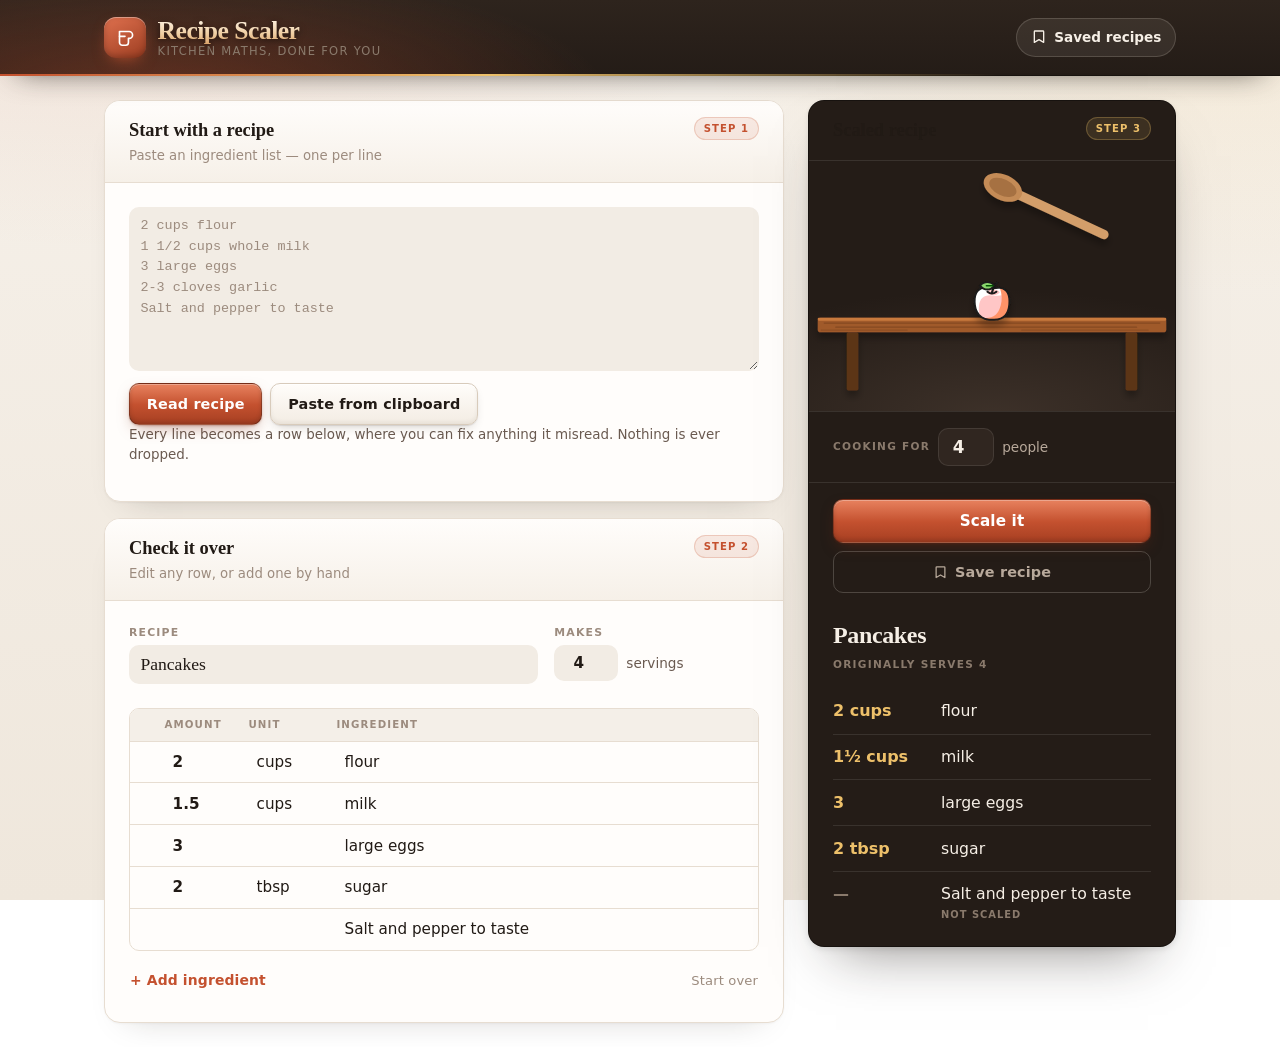
<file: index.html>
<!DOCTYPE html>
<html lang="en">
  <head>
    <meta charset="UTF-8" />
    <!-- Tells phones to use their real screen width instead of pretending to be a desktop -->
    <meta name="viewport" content="width=device-width, initial-scale=1.0" />
    <title>Recipe Scaler</title>
    <link rel="stylesheet" href="style.css" />
  </head>

  <body>
    <!-- The app bar. Frames the page as an application rather than a
         document with form fields on it, and gives the dark result card
         below something to belong to. -->
    <header class="appbar">
      <div class="appbar-inner">
        <div class="brand">
          <span class="brand-mark" aria-hidden="true">
            <svg viewBox="0 0 32 32" width="22" height="22" role="presentation">
              <!-- A measuring jug, filled to a line -->
              <path d="M8 8h14a5 5 0 0 1 0 10h-1v6a4 4 0 0 1-4 4h-5a4 4 0 0 1-4-4z"
                    fill="none" stroke="currentColor" stroke-width="2.4"
                    stroke-linejoin="round" />
              <path d="M8 15h8" stroke="currentColor" stroke-width="2.4" stroke-linecap="round" />
            </svg>
          </span>
          <span class="brand-text">
            <span class="brand-name">Recipe Scaler</span>
            <span class="brand-tag">Kitchen maths, done for you</span>
          </span>
        </div>

        <!-- Deliberately prominent: it's the only way to the saved recipes,
             and it carries a count so you can see at a glance whether there
             is anything there. script.js fills the count in. -->
        <a class="saved-link" href="saved.html">
          <svg viewBox="0 0 24 24" width="16" height="16" aria-hidden="true">
            <path d="M6 3h12a1 1 0 0 1 1 1v16l-7-4-7 4V4a1 1 0 0 1 1-1z"
                  fill="none" stroke="currentColor" stroke-width="2"
                  stroke-linejoin="round" />
          </svg>
          Saved recipes
          <span class="saved-count" id="saved-count"></span>
        </a>
      </div>
    </header>

    <main class="workspace">
      <!-- ============ LEFT COLUMN ============ -->
      <div class="column-work">
        <!-- Pasting is the fast path and the one most people want, so it leads
           rather than sitting folded away underneath the table. Region 1 in
           PLAN.md's flow. -->
      <section id="paste-area" class="card card-paste">
        <div class="card-head card-head-accent">
          <div>
            <h2 class="card-title">Start with a recipe</h2>
            <p class="card-sub">Paste an ingredient list — one per line</p>
          </div>
          <span class="step-chip" aria-hidden="true">Step 1</span>
        </div>

        <div class="card-body">
          <textarea
            id="paste-textarea"
            rows="7"
            placeholder="2 cups flour&#10;1 1/2 cups whole milk&#10;3 large eggs&#10;2-3 cloves garlic&#10;Salt and pepper to taste"
          ></textarea>
          <div class="drawer-buttons">
            <!-- "Read recipe" is the primary action. "Paste from clipboard"
                 is only a shortcut and may not work at all over file://, so
                 it deliberately looks secondary. -->
            <button type="button" id="read-recipe-button">Read recipe</button>
            <button type="button" id="paste-button" class="button-secondary">
              Paste from clipboard
            </button>
          </div>
          <p class="hint">
            Every line becomes a row below, where you can fix anything it
            misread. Nothing is ever dropped.
          </p>
        </div>
      </section>

      <section id="editor" class="card card-editor">
        <div class="card-head">
          <div>
            <h2 class="card-title">Check it over</h2>
            <p class="card-sub">Edit any row, or add one by hand</p>
          </div>
          <span class="step-chip" aria-hidden="true">Step 2</span>
        </div>

        <div class="card-body">
          <!-- Only filled in if the browser refuses to store anything, so
               a recipe that will silently vanish on refresh says so while
               it's still on screen. Empty the rest of the time. -->
          <p id="storage-warning" class="storage-warning"></p>

          <!-- Filled in by script.js after a paste is read, e.g. "Read 9 of
               10 lines. Check the marked one." Empty until then. -->
          <p id="review-notice"></p>

          <div class="meta-grid">
            <div class="meta-field meta-field-wide">
              <label for="recipe-name">Recipe</label>
              <input type="text" id="recipe-name" placeholder="Untitled recipe" />
            </div>

            <div class="meta-field">
              <label for="recipe-servings">Makes</label>
              <div class="stepper">
                <input type="number" id="recipe-servings" min="1" step="1" inputmode="numeric" />
                <span class="stepper-suffix">servings</span>
              </div>
              <!-- Chunk 10: filled in by script.js when this box is blank,
                   zero, negative, or not a number. Empty otherwise. -->
              <span id="recipe-servings-message" class="field-message"></span>
            </div>
          </div>

          <!-- The ingredient table. A header row plus one row per
               ingredient, separated by hairlines — the inputs read as table
               cells rather than twenty floating pills. -->
          <div class="table">
            <div class="ingredient-heads" aria-hidden="true">
              <span>Amount</span>
              <span>Unit</span>
              <span>Ingredient</span>
            </div>

            <!-- Filled in by script.js with one row per ingredient -->
            <div id="ingredient-rows"></div>
          </div>

          <div class="table-actions">
            <button type="button" id="add-ingredient-button" class="button-quiet">
              <span aria-hidden="true">+</span> Add ingredient
            </button>
            <button type="button" id="reset-button" class="button-danger">
              Start over
            </button>
          </div>

        </div>
        </section>
      </div>

      <!-- ============ RIGHT: the scaled result ============
           Dark on purpose. It's the one object on the page you actually read
           while cooking, and making the whole card dark — rather than
           bolting a dark strip onto a white one — is what lets the animation
           sit inside something instead of looking punched through it. -->
      <aside class="column-result">
        <section id="scale-output" class="card card-result">
          <!-- ---------- The animated scene ----------
               One apple on a table becomes a tableful. It's the app's whole
               idea in one picture, and it plays when "Scale it" is pressed.

               Plain SVG plus CSS keyframes — no animation library. The
               original sketch used GSAP from a CDN, but CLAUDE.md rules out
               frameworks precisely because every line has to be explainable
               out loud, and a timeline library would be a black box. The
               moving parts are three keyframe animations started by adding
               one class; see .is-scaling in style.css.

               --i on each element is its place in the stagger. CSS can't
               count elements itself, so the number is set here and multiplied
               by a step in the stylesheet to get that element's delay. -->
          <div class="result-head">
            <h2 class="card-title card-title-dark">Scaled recipe</h2>
            <span class="step-chip step-chip-dark" aria-hidden="true">Step 3</span>
          </div>

          <div class="stage" aria-hidden="true">
            <svg viewBox="85 50 630 430" class="scene" role="presentation">
              <defs>
                <!-- Depth. feDropShadow paints a blurred, offset copy of a
                     shape behind itself: dy pushes it down, stdDeviation
                     softens it. Applied to the table, the apples and the
                     spoon so they sit above the surface rather than being
                     painted flat onto it.

                     The x/y/width/height give the filter room to draw
                     outside the shape's own box — without it the shadow
                     would be clipped at the edges. -->
                <filter id="drop-shadow" x="-25%" y="-25%" width="150%" height="150%">
                  <feDropShadow dx="0" dy="10" stdDeviation="6"
                                flood-color="#000000" flood-opacity="0.3" />
                </filter>

                <!-- Bloom for the sparkles. feGaussianBlur makes a soft
                     blurred copy, then feMerge stacks the original back on
                     top of it — so the sparkle keeps its crisp shape but
                     throws light around itself. -->
                <filter id="glow" x="-50%" y="-50%" width="200%" height="200%">
                  <feGaussianBlur stdDeviation="8" result="coloredBlur" />
                  <feMerge>
                    <feMergeNode in="coloredBlur" />
                    <feMergeNode in="SourceGraphic" />
                  </feMerge>
                </filter>

                <!-- Artwork only. These path strings are the drawn shape of
                     an apple — nothing here is logic. -->
                <g id="apple">
                  <g transform="scale(0.08) translate(-518, -764)">
                    <path d="M543.74 255c210.2-42.94 322.79 28.73 346.37 214C904.38 652.15 874 930.76 563 930.76q-35.73-0.9-108.27 0C178.08 903 132.15 652.15 146.43 469 170 283.73 282.6 212.06 492.8 255c5.86 1.49 15.78 1.55 20.37 0 14.83 1.54 24.71 1.48 30.57 0z" fill="#FFFFFF" />
                    <path d="M885.45 439.64q2.73 14.16 4.66 29.34C904.38 652.15 874 930.76 563 930.76q-35.73-0.9-108.27 0c-88.34-8.86-153.15-40.47-200-85.36-20.43-72.24-23.51-150.22-18.17-218.74 23.58-185.26 136.17-256.93 346.37-214 5.86 1.49 15.78 1.55 20.37 0 14.78 1.55 24.7 1.49 30.56 0 110.33-22.54 193.77-13.5 251.57 27z" fill="#FFC6C6" />
                    <path d="M687.43 244.66c118.81 12.08 185.2 87 202.68 224.32C904.38 652.15 874 930.76 563 930.76q-35.73-0.9-108.27 0c-58-5.82-105.92-21.46-145.22-44.24 223.8 24.26 333.76-44.77 395.87-262.59 32.82-115.12 28.75-256-18-379.27z" fill="#FF9368" />
                    <path d="M405.59 339.46a135.21 61.95 0 1 0 270.42 0 135.21 61.95 0 1 0-270.42 0Z" fill="#FFC6C6" />
                    <path d="M453.84 951.26l-1.15-0.12c-68.87-6.91-128.3-27.68-176.65-61.74C233 859 198.34 818 173.14 767.27c-50.37-101.34-53.43-219-47.13-299.87l0.1-1c5.83-45.76 17.1-85.6 33.52-118.42 17-33.9 39.88-61.34 68.11-81.56 31.69-22.69 70.78-36.75 116.17-41.8 44.05-4.9 95.52-1.43 153 10.31l0.93 0.21a31.48 31.48 0 0 0 9.21 0.31l3.82-1.29 4.45 0.47c17.13 1.79 22.49 0.75 23.4 0.52l0.93-0.21c57.46-11.74 108.94-15.21 153-10.31 45.39 5 84.47 19.11 116.17 41.8 28.18 20.21 51.13 47.65 68.09 81.57 16.41 32.81 27.69 72.65 33.52 118.42l0.1 1c9.32 119.51 0.32 283.71-95.45 387.23C755.77 918.74 671 951.24 563 951.24h-0.52c-23.45-0.59-59.62-0.59-107.5 0zM518 909.84c18.15 0 33.27 0.15 45.25 0.45 50.49 0 95.42-7.82 133.56-23.18 34.28-13.8 63.95-34.09 88.19-60.3 47.27-51.1 100.32-154.3 84.72-355.73-5.26-41-15.17-76.21-29.45-104.77-13.94-27.88-32.56-50.31-55.27-66.58-25.92-18.56-58.51-30.13-96.85-34.4-39.7-4.42-86.76-1.17-139.87 9.65-8 1.92-18.5 2.15-33.69 0.73a70 70 0 0 1-26.22-0.73c-53.12-10.82-100.18-14.07-139.88-9.65-38.34 4.26-70.93 15.84-96.85 34.4-22.76 16.3-41.38 38.7-55.33 66.58-14.29 28.56-24.2 63.81-29.45 104.77-3.8 49.11-2.73 96.45 3.17 140.73 6.89 51.73 20.3 97.9 39.85 137.23 47.26 95.07 130 149.31 245.83 161.24 23.58-0.28 44.41-0.44 62.29-0.44z" fill="#1a1a1a" />
                    <path d="M516.59 388.26c-36.82 0-73.57-14.47-109.24-43a22.53 22.53 0 1 1 28.15-35.18c55.32 44.27 106.86 44.27 162.18 0a22.53 22.53 0 1 1 28.15 35.18c-35.66 28.53-72.42 43-109.24 43z" fill="#1a1a1a" />
                    <path d="M518.28 363.59a22.55 22.55 0 0 1-21.66-28.77c32.47-112.64 71.48-185.13 119.27-221.62a22.53 22.53 0 1 1 27.35 35.8c-39.27 30-74 96.71-103.32 198.29a22.54 22.54 0 0 1-21.64 16.3z" fill="#1a1a1a" />
                    <path d="M412.75 277.52q87.12 0 157.75-78.84-70.63-78.84-157.75-78.84T255 198.68q70.62 78.84 157.75 78.84z" fill="#89D66D" />
                    <path d="M416.86 298c-63.88 0-122.09-28.82-173-85.66l-12.24-13.67L243.85 185c50.92-56.84 109.12-85.65 173-85.65s122.09 28.82 173 85.65l12.24 13.67-12.24 13.67C538.95 269.18 480.74 298 416.86 298z m-129.48-99.32c17.84 17.55 36.49 31.25 55.63 40.81a164.13 164.13 0 0 0 147.69 0c19.14-9.57 37.79-23.26 55.63-40.81-17.84-17.55-36.49-31.25-55.63-40.81a164.13 164.13 0 0 0-147.69 0c-19.13 9.56-37.79 23.25-55.63 40.81z" fill="#1a1a1a" />
                    <path d="M396.72 182.16h143.35a15.36 15.36 0 0 1 15.36 15.36 15.36 15.36 0 0 1-15.36 15.36H396.72a15.36 15.36 0 0 1-15.36-15.36 15.36 15.36 0 0 1 15.36-15.36z" fill="#015200" />
                  </g>
                </g>

                <!-- A four-pointed sparkle, drawn with curves so the points
                     taper rather than ending in hard corners. -->
                <g id="sparkle-asset">
                  <path d="M 0,-15 Q 2,-2 15,0 Q 2,2 0,15 Q -2,2 -15,0 Q -2,-2 0,-15 Z" fill="#FFC107" filter="url(#glow)" />
                </g>
              </defs>

              <!-- The table the apples sit on -->
              <g id="table" filter="url(#drop-shadow)">
                <rect x="150" y="345" width="20" height="100" rx="3" fill="#5c3418" />
                <rect x="630" y="345" width="20" height="100" rx="3" fill="#5c3418" />
                <rect x="100" y="320" width="600" height="25" rx="5" fill="#a05a2c" />
                <rect x="110" y="328" width="580" height="2" rx="1" fill="#733e1c" opacity="0.6" />
                <rect x="130" y="335" width="520" height="2" rx="1" fill="#733e1c" opacity="0.6" />
                <rect x="105" y="340" width="150" height="2" rx="1" fill="#733e1c" opacity="0.4" />
                <rect x="450" y="340" width="220" height="2" rx="1" fill="#733e1c" opacity="0.4" />
                <rect x="100" y="320" width="600" height="5" rx="2" fill="#c97a3e" />
              </g>

              <!-- The apples that appear when the recipe is scaled up.
                   Each is two nested groups on purpose: the outer holds the
                   position (an SVG transform attribute), the inner is what
                   CSS scales. A CSS transform replaces the positioning
                   transform outright, so without the nesting every apple
                   would stack at the origin. -->
              <g id="cloned-items">
                <g transform="translate(200, 315)" filter="url(#drop-shadow)"><g class="pop" style="--i: 0"><use href="#apple" /></g></g>
                <g transform="translate(280, 315)" filter="url(#drop-shadow)"><g class="pop" style="--i: 3"><use href="#apple" /></g></g>
                <g transform="translate(360, 315)" filter="url(#drop-shadow)"><g class="pop" style="--i: 6"><use href="#apple" /></g></g>
                <g transform="translate(440, 315)" filter="url(#drop-shadow)"><g class="pop" style="--i: 1"><use href="#apple" /></g></g>
                <g transform="translate(520, 315)" filter="url(#drop-shadow)"><g class="pop" style="--i: 8"><use href="#apple" /></g></g>
                <g transform="translate(600, 315)" filter="url(#drop-shadow)"><g class="pop" style="--i: 4"><use href="#apple" /></g></g>
                <g transform="translate(240, 280)" filter="url(#drop-shadow)"><g class="pop" style="--i: 9"><use href="#apple" /></g></g>
                <g transform="translate(320, 280)" filter="url(#drop-shadow)"><g class="pop" style="--i: 2"><use href="#apple" /></g></g>
                <g transform="translate(480, 280)" filter="url(#drop-shadow)"><g class="pop" style="--i: 7"><use href="#apple" /></g></g>
                <g transform="translate(560, 280)" filter="url(#drop-shadow)"><g class="pop" style="--i: 5"><use href="#apple" /></g></g>
              </g>

              <!-- Sparkles, sitting just above the apples. Pulled down and in
                   from the original sketch so the scene crops to a band with
                   no empty sky above it. -->
              <g id="sparkles-container">
                <g transform="translate(250, 220)"><g class="sparkle" style="--i: 0"><use href="#sparkle-asset" /></g></g>
                <g transform="translate(350, 180)"><g class="sparkle" style="--i: 3"><use href="#sparkle-asset" /></g></g>
                <g transform="translate(480, 250)"><g class="sparkle" style="--i: 1"><use href="#sparkle-asset" /></g></g>
                <g transform="translate(400, 220)"><g class="sparkle" style="--i: 4"><use href="#sparkle-asset" /></g></g>
                <g transform="translate(310, 260)"><g class="sparkle" style="--i: 2"><use href="#sparkle-asset" /></g></g>
              </g>

              <!-- The one apple that's always there, before any scaling -->
              <g transform="translate(400, 310)" filter="url(#drop-shadow)">
                <use href="#apple" />
              </g>

              <!-- The spoon. At rest it sits raised at 25 degrees, waiting
                   above the table, and only sweeps down once the button is
                   pressed.

                   The crop above has to make room for that raised position:
                   pivoting at (600,180), a 235-unit spoon at 25 degrees
                   reaches up to y=71. An earlier viewBox started at y=195
                   and sheared the whole raised spoon off, so it appeared out
                   of nowhere mid-swing. The viewBox now starts at y=50,
                   leaving ~21 units of clearance above it. -->
              <g transform="translate(600, 180)" filter="url(#drop-shadow)">
                <g class="stir">
                  <rect x="-180" y="-8" width="180" height="16" rx="8" fill="#d39e6a" />
                  <ellipse cx="-200" cy="0" rx="35" ry="22" fill="#c48b56" />
                  <ellipse cx="-200" cy="0" rx="25" ry="14" fill="#a67142" />
                </g>
              </g>
            </svg>
          </div>

          <!-- The scale control, on the dark card -->
          <div class="scale-bar">
            <label for="servings-wanted">Cooking for</label>
            <input type="number" id="servings-wanted" value="4" min="1" step="1" inputmode="numeric" />
            <span class="scale-suffix">people</span>
            <!-- Filled in by script.js with something like "×1.5", and left
                 empty when the multiplier is exactly 1. -->
            <span id="multiplier-display"></span>
          </div>

          <!-- Chunk 10: filled in by script.js when the box above is blank,
               zero, negative, or not a number. Empty the rest of the time. -->
          <p id="servings-wanted-message" class="field-message field-message-dark"></p>

          <div class="scale-action">
            <!-- Amounts already update live as you type. This replays the
                 scene and re-deals the list, so there's a deliberate moment
                 where the change is shown rather than just happening. -->
            <button type="button" id="scale-button">Scale it</button>

            <!-- Saving is a separate, deliberate act — the working recipe is
                 already autosaved on every keystroke, but that copy is
                 overwritten constantly. This adds it to a keepable list.
                 Needs a name, which the editor already asks for. -->
            <button type="button" id="save-button" class="button-on-dark">
              <svg viewBox="0 0 24 24" width="15" height="15" aria-hidden="true">
                <path d="M6 3h12a1 1 0 0 1 1 1v16l-7-4-7 4V4a1 1 0 0 1 1-1z"
                      fill="none" stroke="currentColor" stroke-width="2"
                      stroke-linejoin="round" />
              </svg>
              Save recipe
            </button>

            <!-- Filled in by script.js: "Saved.", or a reason it couldn't. -->
            <p class="save-message" id="save-message"></p>
          </div>

          <!-- Starts empty on purpose. script.js fills this in. -->
          <div id="recipe"></div>
        </section>
      </aside>
    </main>

    <!-- Loaded at the end of the body so the HTML above already exists when the script runs -->
    <script src="script.js"></script>
  </body>
</html>
</file>
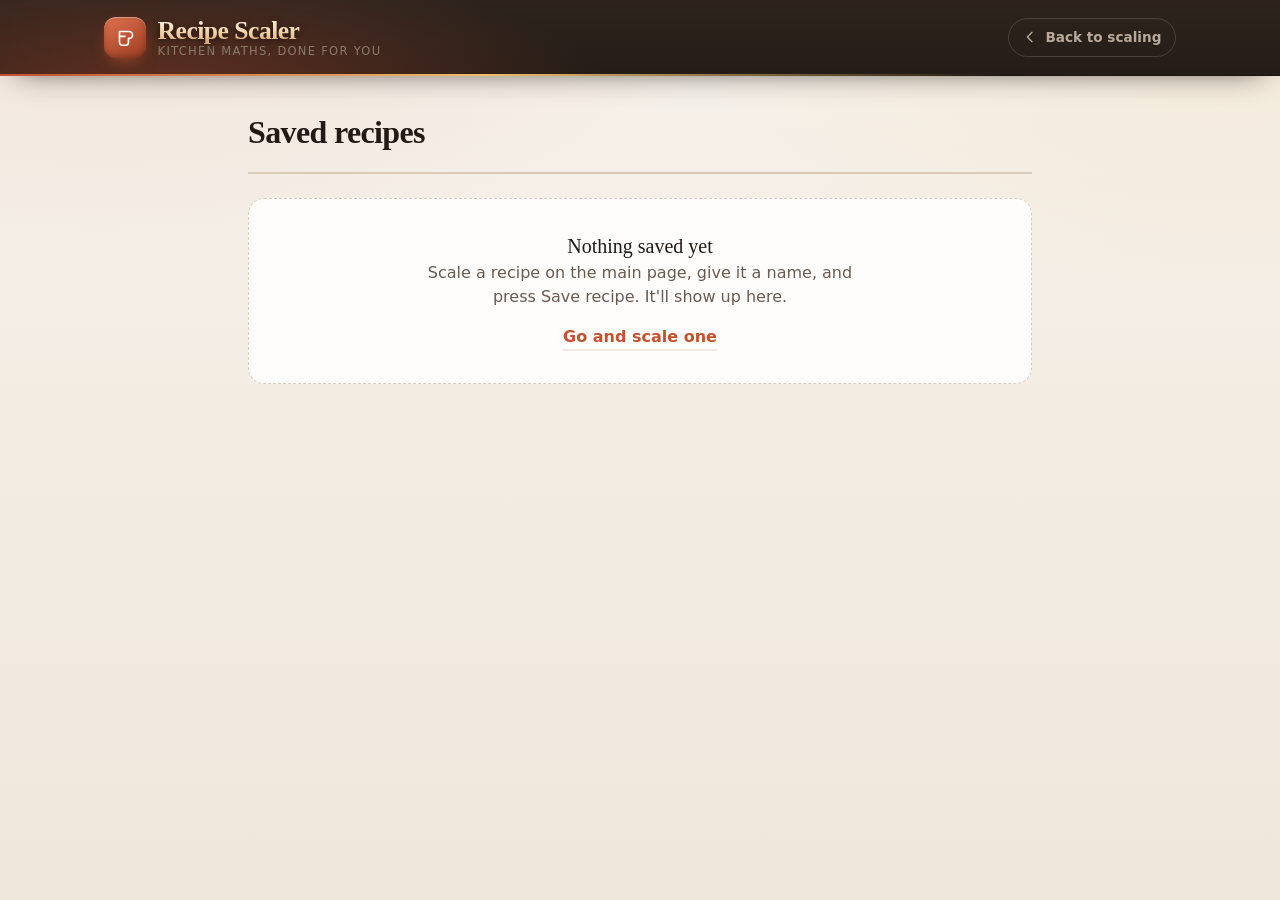
<file: saved.html>
<!DOCTYPE html>
<html lang="en">
  <head>
    <meta charset="UTF-8" />
    <meta name="viewport" content="width=device-width, initial-scale=1.0" />
    <title>Saved recipes — Recipe Scaler</title>
    <!-- The same stylesheet as the main page, so the two can't drift apart -->
    <link rel="stylesheet" href="style.css" />
  </head>

  <body>
    <header class="appbar">
      <div class="appbar-inner">
        <a class="brand brand-link" href="index.html">
          <span class="brand-mark" aria-hidden="true">
            <svg viewBox="0 0 32 32" width="22" height="22" role="presentation">
              <path d="M8 8h14a5 5 0 0 1 0 10h-1v6a4 4 0 0 1-4 4h-5a4 4 0 0 1-4-4z"
                    fill="none" stroke="currentColor" stroke-width="2.4"
                    stroke-linejoin="round" />
              <path d="M8 15h8" stroke="currentColor" stroke-width="2.4" stroke-linecap="round" />
            </svg>
          </span>
          <span class="brand-text">
            <span class="brand-name">Recipe Scaler</span>
            <span class="brand-tag">Kitchen maths, done for you</span>
          </span>
        </a>

        <a class="saved-link saved-link-back" href="index.html">
          <svg viewBox="0 0 24 24" width="16" height="16" aria-hidden="true">
            <path d="M15 5l-7 7 7 7" fill="none" stroke="currentColor"
                  stroke-width="2" stroke-linecap="round" stroke-linejoin="round" />
          </svg>
          Back to scaling
        </a>
      </div>
    </header>

    <main class="saved-page">
      <div class="saved-page-head">
        <h1 class="saved-title">Saved recipes</h1>
        <p class="saved-sub" id="saved-sub"></p>
      </div>

      <!-- Filled in by script.js with one row per saved recipe, or an empty
           state if there are none. -->
      <div id="saved-list"></div>
    </main>

    <script src="script.js"></script>
    <script src="saved.js"></script>
  </body>
</html>
</file>
<file: style.css>
/* ============================================================
   Recipe Scaler
   ------------------------------------------------------------
   The page is an application, not a document with inputs on it.
   Three decisions carry that:

   1. An app bar frames everything, so the page has a top edge
      and an identity instead of starting straight into content.
   2. The editor is a TABLE — header row, hairline rows, cells
      that only look like inputs when you're in them. Earlier
      versions were a wall of identical rounded pills, which is
      what made it read as a form.
   3. The result card is DARK, end to end. The animation used to
      be a black strip bolted onto a white card, which looked
      like a hole punched through it. Making the whole card dark
      gives the scene somewhere to live, and makes the one thing
      you actually read while cooking the clear focus.
   ============================================================ */

:root {
  /* --- Light side --- */
  --ink: #211a15;
  --ink-2: #6a5a50;
  --ink-3: #9c8b7e;
  --paper: #f4efe8;
  --surface: #fffdfb;
  --fill: #f2ece4;
  --hairline: #e7ddd1;
  --hairline-2: #d8cbbb;

  /* --- Dark side: the app bar and the result card --- */
  --dark: #241c17;
  --dark-2: #302620;
  --dark-3: #3d3129;
  --on-dark: #f6efe6;
  --on-dark-2: #b8a99b;
  --on-dark-3: #8a7a6c;
  --dark-line: rgba(246, 239, 230, 0.1);

  /* --- Accent --- */
  --accent: #c4512f;
  --accent-2: #e0714f;
  --accent-deep: #9c3d21;
  --accent-wash: #f8e7e0;
  --gold: #edc06a;

  /* --- Flag: a parser line needing a look. Amber, never red. --- */
  --flag: #bb8626;
  --flag-wash: #fdf5e6;
  --flag-ink: #77521a;

  --serif: "Iowan Old Style", Georgia, "Times New Roman", serif;
  --sans: system-ui, -apple-system, "Segoe UI", Roboto, sans-serif;
  --mono: ui-monospace, "SF Mono", Menlo, Consolas, monospace;

  --s1: 0.25rem;
  --s2: 0.5rem;
  --s3: 0.75rem;
  --s4: 1rem;
  --s5: 1.5rem;
  --s6: 2rem;

  --r: 10px;
  --r-lg: 16px;
}

*,
*::before,
*::after {
  box-sizing: border-box;
}

body {
  margin: 0;
  font-family: var(--sans);
  font-size: 1rem;
  line-height: 1.5;
  color: var(--ink);
  /* Layered washes rather than one flat fill, so the page has some
     depth behind the cards instead of them floating on white. */
  background:
    radial-gradient(1100px 520px at 8% -8%, rgba(196, 81, 47, 0.1), transparent 62%),
    radial-gradient(900px 460px at 96% 2%, rgba(237, 192, 106, 0.13), transparent 60%),
    linear-gradient(180deg, #f6f1ea 0%, #efe7dc 100%);
  background-attachment: fixed;
  min-height: 100vh;
  -webkit-font-smoothing: antialiased;
  text-rendering: optimizeLegibility;
}

/* ============================================================
   APP BAR
   ------------------------------------------------------------
   A real top edge. Without this the page just began with a
   heading floating on a background, which is the single biggest
   reason it read as a document rather than an app.
   ============================================================ */

.appbar {
  position: relative;
  background:
    radial-gradient(700px 200px at 12% 130%, rgba(196, 81, 47, 0.4), transparent 65%),
    linear-gradient(180deg, #2e241d, var(--dark));
  border-bottom: 1px solid rgba(0, 0, 0, 0.45);
  box-shadow: 0 12px 30px -18px rgba(33, 26, 21, 0.8);
}

/* A hairline of colour along the bottom edge. Small, but it stops the
   bar reading as a plain dark rectangle. */
.appbar::after {
  content: "";
  position: absolute;
  left: 0;
  right: 0;
  bottom: -1px;
  height: 2px;
  background: linear-gradient(
    to right,
    var(--accent) 0%,
    var(--gold) 38%,
    transparent 78%
  );
}

.appbar-inner {
  max-width: 70rem;
  margin: 0 auto;
  padding: var(--s4) var(--s5);
  display: flex;
  align-items: center;
  justify-content: space-between;
  gap: var(--s4);
}

.brand {
  display: flex;
  align-items: center;
  gap: var(--s3);
}

/* The mark: a measuring jug. Raised off the bar with a highlight on
   top and a coloured glow beneath, so it sits above the surface
   rather than being painted onto it. */
.brand-mark {
  flex: none;
  width: 2.6rem;
  height: 2.6rem;
  border-radius: 12px;
  display: grid;
  place-items: center;
  color: #fff;
  background: linear-gradient(150deg, var(--accent-2), var(--accent-deep));
  box-shadow:
    inset 0 1px 0 rgba(255, 255, 255, 0.35),
    inset 0 -2px 6px rgba(0, 0, 0, 0.25),
    0 6px 16px -6px rgba(196, 81, 47, 0.9);
}

.brand-text {
  display: flex;
  flex-direction: column;
  line-height: 1.15;
}

/* The wordmark. A gradient clipped to the letterforms, with a dark
   shadow underneath so it lifts off the bar. */
.brand-name {
  font-family: var(--serif);
  font-size: 1.6rem;
  font-weight: 600;
  letter-spacing: -0.02em;
  background: linear-gradient(180deg, #fff9f0 0%, #f0cfa4 60%, #d9a066 100%);
  -webkit-background-clip: text;
  background-clip: text;
  color: transparent;
  /* A fallback colour for anything that can't clip a background to
     text — without it the words would vanish entirely. */
  -webkit-text-fill-color: transparent;
  filter: drop-shadow(0 2px 3px rgba(0, 0, 0, 0.55));
}

.brand-tag {
  font-size: 0.72rem;
  letter-spacing: 0.11em;
  text-transform: uppercase;
  color: var(--on-dark-3);
}

/* ============================================================
   WORKSPACE
   ============================================================ */

.workspace {
  max-width: 70rem;
  margin: 0 auto;
  padding: var(--s5);
  display: grid;
  grid-template-columns: minmax(0, 1fr) 23rem;
  gap: var(--s5);
  align-items: start;
}

.column-work {
  display: flex;
  flex-direction: column;
  gap: var(--s4);
  min-width: 0;
}

.card {
  border-radius: var(--r-lg);
  overflow: hidden;
}

/* ---------- The paste card: the fast path, so it leads ---------- */

.card-paste {
  background: var(--surface);
  border: 1px solid var(--hairline);
  box-shadow: 0 1px 2px rgba(33, 26, 21, 0.04),
    0 18px 34px -26px rgba(33, 26, 21, 0.3);
}

/* A warm tinted header, so step 1 is visibly the way in rather than
   one more identical panel. */
.card-head-accent {
  background: linear-gradient(180deg, #fdf3ec, #f8e9df);
  border-bottom-color: #efd9c9;
}

.card-paste #paste-textarea {
  min-height: 8.5rem;
}

/* A small numbered chip per card. Unlike the round badges I tried
   earlier, these sit in the header beside a real title rather than
   replacing it, so they read as orientation, not as a wizard. */
.step-chip {
  flex: none;
  align-self: flex-start;
  font-size: 0.63rem;
  font-weight: 700;
  letter-spacing: 0.11em;
  text-transform: uppercase;
  color: var(--accent);
  background: rgba(196, 81, 47, 0.1);
  border: 1px solid rgba(196, 81, 47, 0.22);
  border-radius: 999px;
  padding: 0.2rem 0.55rem;
}

.step-chip-dark {
  color: var(--gold);
  background: rgba(237, 192, 106, 0.12);
  border-color: rgba(237, 192, 106, 0.28);
}

.result-head {
  display: flex;
  align-items: center;
  justify-content: space-between;
  gap: var(--s3);
  padding: var(--s4) var(--s5);
  border-bottom: 1px solid var(--dark-line);
}

.card-title-dark {
  color: var(--on-dark);
}

.card-editor {
  background: var(--surface);
  border: 1px solid var(--hairline);
  box-shadow: 0 1px 2px rgba(33, 26, 21, 0.03),
    0 16px 32px -24px rgba(33, 26, 21, 0.25);
}

.card-head {
  display: flex;
  align-items: center;
  justify-content: space-between;
  gap: var(--s3);
  padding: var(--s4) var(--s5);
  border-bottom: 1px solid var(--hairline);
  background: linear-gradient(180deg, var(--surface), #f6f0e8);
}

.card-title {
  margin: 0;
  font-family: var(--serif);
  font-size: 1.15rem;
  font-weight: 600;
  color: var(--ink);
}

.card-sub {
  margin: 0.1rem 0 0;
  font-size: 0.83rem;
  color: var(--ink-3);
}

.card-body {
  padding: var(--s5);
}

/* ============================================================
   EDITOR — meta fields
   ============================================================ */

.meta-grid {
  display: grid;
  grid-template-columns: minmax(0, 2fr) minmax(0, 1fr);
  gap: var(--s4);
  margin-bottom: var(--s5);
}

.meta-field label {
  display: block;
  margin-bottom: var(--s1);
  font-size: 0.68rem;
  font-weight: 700;
  letter-spacing: 0.11em;
  text-transform: uppercase;
  color: var(--ink-3);
}

.meta-field input {
  width: 100%;
}

#recipe-name {
  font-family: var(--serif);
  font-size: 1.1rem;
}

.stepper {
  display: flex;
  align-items: center;
  gap: var(--s2);
}

#recipe-servings {
  width: 4rem;
  text-align: center;
  font-weight: 600;
}

.stepper-suffix {
  font-size: 0.85rem;
  color: var(--ink-2);
}

/* ---------- Inputs ----------
   Quiet by default: a soft fill and no border. They only come
   forward when you're actually in one. */

input[type="text"],
input[type="number"],
textarea {
  font-family: inherit;
  font-size: 0.95rem;
  color: var(--ink);
  background: var(--fill);
  border: 1px solid transparent;
  border-radius: var(--r);
  padding: 0.5rem 0.65rem;
  transition: background-color 0.14s ease, border-color 0.14s ease,
    box-shadow 0.14s ease;
}

input:focus,
textarea:focus {
  outline: none;
  background: #fff;
  border-color: var(--accent);
  box-shadow: 0 0 0 3px var(--accent-wash);
}

::placeholder {
  color: var(--ink-3);
  opacity: 1;
}

/* ============================================================
   THE INGREDIENT TABLE
   ------------------------------------------------------------
   The fix for "a wall of pills". Rows are separated by hairlines
   and the cells are transparent until hovered or focused, so the
   block reads as a table of data rather than twenty controls.
   ============================================================ */

.table {
  border: 1px solid var(--hairline);
  border-radius: var(--r);
  overflow: hidden;
}

.ingredient-heads,
.ingredient-row {
  display: grid;
  /* Five columns: a gutter for the flag mark, then amount / unit
     / ingredient / delete. Every child is placed into an explicit
     column rather than left to auto-flow, because script.js
     appends the flag mark AFTER the delete button — with
     auto-flow it would land in a sixth cell and wrap onto its own
     line. Explicit placement makes the layout independent of the
     order elements happen to be added in. */
  grid-template-columns: 0.9rem 4.75rem 5rem minmax(0, 1fr) 2rem;
  gap: var(--s2);
  align-items: center;
}

.ingredient-heads {
  padding: var(--s2) var(--s3);
  background: var(--paper);
  border-bottom: 1px solid var(--hairline);
  font-size: 0.64rem;
  font-weight: 700;
  letter-spacing: 0.11em;
  text-transform: uppercase;
  color: var(--ink-3);
}

.ingredient-heads span:nth-child(1) { grid-column: 2; }
.ingredient-heads span:nth-child(2) { grid-column: 3; }
.ingredient-heads span:nth-child(3) { grid-column: 4; }

.ingredient-row {
  padding: 0.3rem var(--s3);
  border-bottom: 1px solid var(--hairline);
  transition: background-color 0.12s ease;
}

.ingredient-row:last-child {
  border-bottom: none;
}

.ingredient-row:hover {
  background: var(--paper);
}

.ingredient-row .amount-input { grid-column: 2; }
.ingredient-row .unit-input   { grid-column: 3; }
.ingredient-row .name-input   { grid-column: 4; }
.ingredient-row > button      { grid-column: 5; }
.ingredient-row .unparsed-mark { grid-column: 1; grid-row: 1; }

/* Cells: no fill at rest, so the table reads as rows of text. */
.ingredient-row input {
  width: 100%;
  background: transparent;
  border-radius: 6px;
  padding: 0.35rem 0.45rem;
}

.ingredient-row input:hover {
  background: var(--fill);
}

.ingredient-row .amount-input {
  font-weight: 600;
  font-variant-numeric: tabular-nums;
}

/* On a wide screen the column headings already label these, and
   grey text in an intentionally empty amount box (a "to taste"
   line) reads as an unfilled required field — which looks like an
   error. Hidden here, shown again on narrow screens where the
   headings are gone. */
@media (min-width: 761px) {
  .ingredient-row input::placeholder {
    color: transparent;
  }
}

.unparsed-row {
  background: var(--flag-wash);
}

.unparsed-row:hover {
  background: #fbf0dc;
}

.unparsed-mark {
  color: var(--flag);
  font-size: 0.85rem;
  text-align: center;
  cursor: default;
}

.ingredient-row > button {
  background: none;
  color: var(--ink-3);
  border: none;
  box-shadow: none;
  font-size: 1rem;
  line-height: 1;
  padding: 0;
  min-height: 1.6rem;
  height: 1.6rem;
  width: 1.6rem;
  border-radius: 50%;
  opacity: 0;
  transition: opacity 0.12s ease, background-color 0.12s ease, color 0.12s ease;
}

/* Delete only appears on the row you're pointing at, so five ×'s
   don't sit there competing with the data. */
.ingredient-row:hover > button,
.ingredient-row > button:focus-visible {
  opacity: 1;
}

.ingredient-row > button:hover {
  background: var(--accent-wash);
  color: var(--accent);
  filter: none;
}

.table-actions {
  display: flex;
  align-items: center;
  justify-content: space-between;
  gap: var(--s3);
  margin-top: var(--s3);
}

/* ============================================================
   BUTTONS
   ============================================================ */

button {
  font-family: inherit;
  font-size: 0.9rem;
  font-weight: 600;
  letter-spacing: 0.01em;
  border-radius: var(--r);
  padding: 0.55rem 1.05rem;
  cursor: pointer;
  color: #fff;
  /* Three stops rather than two, so the face has a highlight near
     the top and turns down sharply at the bottom — that curve is
     what reads as a rounded surface rather than a flat panel. */
  background: linear-gradient(180deg, #e8825f 0%, var(--accent) 52%, #a63f22 100%);
  /* A darker rim, so the button has an edge instead of bleeding
     into whatever is behind it. */
  border: 1px solid rgba(0, 0, 0, 0.3);
  min-height: 42px;
  position: relative;
  /* Elevation done with light, not with a second shape.
     An earlier version put a solid 4px block of a much darker
     colour underneath as a fake "side". Because that colour was a
     different hue from the face, it didn't read as an edge — it
     read as a second rectangle sitting behind the button with a
     hard seam between them.
     The rule that fixes it: a shadow has to be the SAME colour
     family as the surface casting it, softened and semi
     transparent. Everything below is a tinted black or white at
     low opacity, blurred:
       1. a bright inner line along the top edge — light catching
          a raised surface
       2. a soft inner shade along the bottom — the face curving
          away from that light
       3. a tight contact shadow, holding it to the page
       4. a wider, softer cast shadow for the height */
  box-shadow:
    inset 0 1px 0 rgba(255, 255, 255, 0.3),
    inset 0 -2px 4px rgba(0, 0, 0, 0.14),
    0 1px 2px rgba(122, 44, 22, 0.28),
    0 6px 16px -6px rgba(122, 44, 22, 0.55);
  transition: filter 0.14s ease, transform 0.06s ease, box-shadow 0.06s ease;
}

button:hover {
  filter: brightness(1.05);
}

/* Pressing it settles the button onto the page: it moves down,
   the cast shadow shrinks to almost nothing, and the inner shade
   flips to the top so the face reads as pushed in. */
button:active {
  transform: translateY(1px);
  box-shadow:
    inset 0 2px 5px rgba(0, 0, 0, 0.22),
    0 1px 1px rgba(122, 44, 22, 0.22);
}

button:focus-visible {
  outline: none;
  box-shadow:
    inset 0 1px 0 rgba(255, 255, 255, 0.3),
    0 6px 16px -6px rgba(122, 44, 22, 0.55),
    0 0 0 3px var(--accent-wash);
}

.button-secondary {
  background: linear-gradient(180deg, #fffdfa 0%, #f3ece3 100%);
  color: var(--ink);
  border-color: var(--hairline-2);
  box-shadow:
    inset 0 1px 0 rgba(255, 255, 255, 0.9),
    inset 0 -2px 4px rgba(33, 26, 21, 0.06),
    0 1px 1px rgba(33, 26, 21, 0.09),
    0 5px 12px -6px rgba(33, 26, 21, 0.3);
}

.button-secondary:hover {
  filter: brightness(1.01);
  background: linear-gradient(180deg, #fff, #efe7dc 100%);
}

.button-secondary:active {
  transform: translateY(1px);
  box-shadow:
    inset 0 2px 4px rgba(33, 26, 21, 0.12),
    0 1px 1px rgba(33, 26, 21, 0.08);
}

.button-quiet {
  background: none;
  border-color: transparent;
  box-shadow: none;
  transform: none;
  color: var(--accent);
  border-color: transparent;
  padding-inline: 0;
  font-size: 0.87rem;
  box-shadow: none;
  min-height: auto;
}

.button-quiet:active,
.button-danger:active {
  transform: none;
  box-shadow: none;
}

.button-quiet:hover {
  background: none;
  filter: none;
  color: var(--accent-deep);
}

.button-danger {
  background: none;
  border-color: transparent;
  box-shadow: none;
  transform: none;
  color: var(--ink-3);
  border-color: transparent;
  font-weight: 500;
  font-size: 0.82rem;
  padding-inline: 0;
  min-height: auto;
  box-shadow: none;
}

.button-danger:hover {
  background: none;
  filter: none;
  color: var(--accent);
  text-decoration: underline;
  text-underline-offset: 3px;
}

/* ============================================================
   NOTICES
   ============================================================ */

#review-notice {
  margin: 0 0 var(--s4);
  padding: var(--s3);
  background: var(--flag-wash);
  border-left: 3px solid var(--flag);
  border-radius: 0 var(--r) var(--r) 0;
  font-size: 0.87rem;
  color: var(--flag-ink);
}

#review-notice:empty {
  display: none;
}

/* Storage is refused. Stated plainly and left up, because the
   condition doesn't resolve on its own. */
.storage-warning {
  margin: 0 0 var(--s4);
  padding: var(--s3);
  background: #fdeee9;
  border-left: 3px solid var(--accent);
  border-radius: 0 var(--r) var(--r) 0;
  font-size: 0.87rem;
  color: #8a3a22;
}

.storage-warning:empty {
  display: none;
}

.field-message {
  display: block;
  margin: var(--s1) 0 0;
  font-size: 0.82rem;
  color: var(--flag-ink);
}

.field-message:empty {
  display: none;
}

.field-message-dark {
  color: var(--gold);
  padding: 0 var(--s5) var(--s3);
  margin: 0;
}

/* ============================================================
   PASTE DRAWER
   ============================================================ */

.drawer {
  margin-top: var(--s5);
  padding-top: var(--s4);
  border-top: 1px solid var(--hairline);
}

.drawer > summary {
  cursor: pointer;
  font-size: 0.87rem;
  font-weight: 600;
  color: var(--accent);
  list-style: none;
  display: flex;
  align-items: center;
  gap: var(--s2);
}

.drawer > summary::-webkit-details-marker {
  display: none;
}

.drawer-caret {
  font-size: 0.72rem;
  transition: transform 0.16s ease;
}

.drawer[open] .drawer-caret {
  transform: rotate(90deg);
}

.drawer-body {
  padding-top: var(--s3);
}

.hint {
  margin: 0 0 var(--s3);
  font-size: 0.84rem;
  color: var(--ink-2);
}

#paste-textarea {
  display: block;
  width: 100%;
  min-height: 7rem;
  resize: vertical;
  line-height: 1.55;
  font-family: var(--mono);
  font-size: 0.84rem;
}

.drawer-buttons {
  display: flex;
  flex-wrap: wrap;
  gap: var(--s2);
  margin-top: var(--s3);
}

/* ============================================================
   RESULT CARD — dark, end to end
   ============================================================ */

.column-result {
  position: sticky;
  top: var(--s5);
}

.card-result {
  background: var(--dark);
  border: 1px solid rgba(0, 0, 0, 0.35);
  box-shadow: 0 2px 6px rgba(33, 26, 21, 0.1),
    0 28px 56px -28px rgba(33, 26, 21, 0.55);
}

/* The animation lives on the same colour as the card around it,
   so it reads as part of the object rather than a strip stuck to
   it. A soft floor gradient sits the table on something. */
.stage {
  /* A soft floor glow, so the table sits on something rather than
     floating in flat black. */
  background: radial-gradient(125% 70% at 50% 102%, var(--dark-3), var(--dark) 72%);
  border-bottom: 1px solid var(--dark-line);
}

.scene {
  display: block;
  width: 100%;
  height: auto;
}

.scale-bar {
  display: flex;
  align-items: center;
  gap: var(--s2);
  padding: var(--s4) var(--s5);
  border-bottom: 1px solid var(--dark-line);
}

.scale-bar label {
  font-size: 0.66rem;
  font-weight: 700;
  letter-spacing: 0.12em;
  text-transform: uppercase;
  color: var(--on-dark-3);
}

#servings-wanted {
  width: 3.5rem;
  text-align: center;
  font-size: 1.05rem;
  font-weight: 700;
  color: var(--on-dark);
  background: var(--dark-2);
  border-color: var(--dark-line);
  font-variant-numeric: tabular-nums;
}

#servings-wanted:focus {
  background: var(--dark-3);
  color: var(--on-dark);
  border-color: var(--accent-2);
  box-shadow: 0 0 0 3px rgba(224, 113, 79, 0.22);
}

.scale-suffix {
  font-size: 0.85rem;
  color: var(--on-dark-2);
}

/* The one number that earns a colour of its own. */
#multiplier-display {
  margin-left: auto;
  font-family: var(--serif);
  font-size: 1.2rem;
  font-weight: 600;
  color: var(--gold);
  font-variant-numeric: tabular-nums;
}

#multiplier-display:empty {
  display: none;
}

.scale-action {
  padding: var(--s4) var(--s5) 0;
}

#scale-button {
  width: 100%;
  font-size: 0.95rem;
  min-height: 44px;
}

/* ---------- The scaled recipe ---------- */

#recipe {
  padding: var(--s5);
}

#recipe h2 {
  margin: 0 0 var(--s1);
  font-family: var(--serif);
  font-size: 1.5rem;
  font-weight: 600;
  letter-spacing: -0.015em;
  color: var(--on-dark);
}

#recipe > p {
  margin: 0 0 var(--s4);
  font-size: 0.66rem;
  font-weight: 700;
  letter-spacing: 0.12em;
  text-transform: uppercase;
  color: var(--on-dark-3);
}

#recipe ul {
  list-style: none;
  margin: 0;
  padding: 0;
}

/* Quantity in its own fixed column, so every amount lines up down
   a straight edge — the numbers are what you scan for mid-cook. */
#recipe li {
  display: grid;
  grid-template-columns: 6rem minmax(0, 1fr);
  gap: var(--s3);
  align-items: baseline;
  padding: 0.65rem 0;
  border-bottom: 1px solid var(--dark-line);
}

#recipe li:last-child {
  border-bottom: none;
  padding-bottom: 0;
}

#recipe .qty {
  font-weight: 700;
  font-size: 1rem;
  color: var(--gold);
  font-variant-numeric: tabular-nums;
}

#recipe .qty:empty::before {
  content: "—";
  color: var(--on-dark-3);
}

#recipe .ing {
  font-size: 0.98rem;
  color: var(--on-dark);
}

.not-scaled-note {
  display: block;
  margin-top: 0.1rem;
  font-size: 0.62rem;
  font-weight: 700;
  letter-spacing: 0.1em;
  text-transform: uppercase;
  color: var(--on-dark-3);
}

.empty-state-message {
  margin: 0;
  padding: var(--s6) var(--s4);
  color: var(--on-dark-3);
  text-align: center;
  font-size: 0.88rem;
}

/* ============================================================
   ANIMATION
   ------------------------------------------------------------
   The apples are driven by a CSS TRANSITION, not by keyframes.

   That distinction is the whole reason the scene reverses
   cleanly. A keyframe animation paints a fixed sequence and
   leaves nothing behind, so running it backwards meant filling
   the table inside the animation's own first frame before it
   could empty it — you saw one apple, then twelve, then one.

   A transition animates whatever CHANGED, in whichever direction
   it changed. So `.on` is simply which apples are on the table,
   and moving between two states is the animation. script.js sets
   that state as soon as the servings number changes, which means
   the table is already full by the time "Scale it" is pressed on
   a smaller number, and the press only has to clear it.

   --i on each apple is its place in the stagger, set in the
   markup. CSS can't count elements itself, so the number is
   multiplied by a step here to get that apple's delay.
   ============================================================ */

/* transform-box: fill-box makes percentage transform-origins
   resolve against the element's own box rather than the whole SVG
   canvas — that's what lets each apple scale about its own centre
   instead of flying in from the corner. */
.pop,
.sparkle,
.stir {
  transform-box: fill-box;
  transform-origin: center;
}

/* Not on the table. The overshoot in the easing curve is what
   gives an apple weight on the way in — it lands, rather than
   simply appearing. */
.pop {
  opacity: 0;
  transform: scale(0);
  transition: opacity 0.26s ease,
    transform 0.26s cubic-bezier(0.34, 1.56, 0.64, 1);
  transition-delay: calc(var(--i) * 0.055s);
}

/* On the table. */
.pop.on {
  opacity: 1;
  transform: scale(1);
}

/* Clearing the table runs the stagger in reverse, so apples leave
   in the opposite order to the one they arrived in, and drops the
   overshoot — things being taken away shouldn't bounce. */
.going-down .pop {
  transition-timing-function: ease, cubic-bezier(0.5, -0.4, 0.7, 0.6);
  transition-delay: calc((9 - var(--i)) * 0.055s);
}

/* Used by script.js to change the table with no movement at all,
   when it's setting up the state a scale will start from. */
.no-motion .pop {
  transition: none;
}

/* ---------- Sparkles: only on the way up ----------
   Taking things away shouldn't sparkle. */
.sparkle {
  opacity: 0;
  transform: scale(0);
}

.going-up .sparkle {
  animation: sparkle-flash 0.42s ease-out forwards;
  animation-delay: calc(0.35s + var(--i) * 0.1s);
}

@keyframes sparkle-flash {
  0%   { opacity: 0; transform: scale(0)   rotate(0deg); }
  45%  { opacity: 1; transform: scale(1.3) rotate(60deg); }
  100% { opacity: 0; transform: scale(0)   rotate(90deg); }
}

/* ---------- Spoon ----------
   Identical in both directions, and it returns to its raised
   resting angle so the scene always settles the same way. It must
   never rotate above 25 degrees: the crop is sized to fit it at
   exactly that angle, and anything higher swings it out of frame. */
.stir {
  transform-origin: right center;
  transform: rotate(25deg);
}

.is-scaling .stir {
  animation: spoon-stir 1.1s cubic-bezier(0.34, 1.3, 0.64, 1);
}

@keyframes spoon-stir {
  0%   { transform: rotate(25deg); }
  35%  { transform: rotate(-20deg); }
  70%  { transform: rotate(-4deg); }
  100% { transform: rotate(25deg); }
}

/* ---------- The list underneath ---------- */

@keyframes row-deal {
  0%   { opacity: 0; transform: translateY(8px); }
  100% { opacity: 1; transform: translateY(0); }
}

@keyframes gold-pulse {
  0%   { color: var(--gold); }
  30%  { color: #fff3d9; }
  100% { color: var(--gold); }
}

.is-scaling #recipe li {
  animation: row-deal 0.34s ease-out backwards;
  animation-delay: calc(0.45s + var(--i) * 0.06s);
}

.is-scaling #multiplier-display {
  animation: gold-pulse 0.8s ease-out;
}

/* ---------- Respecting a system preference ----------
   Every operating system has a "reduce motion" setting for people
   who get motion sick. Honouring it costs nothing here: the table
   still ends up in the right state, the apples just stop sliding
   to get there. */

@media (prefers-reduced-motion: reduce) {
  .pop {
    transition: none;
  }

  .going-up .sparkle,
  .is-scaling .stir,
  .is-scaling #recipe li,
  .is-scaling #multiplier-display {
    animation: none;
  }

  button:active {
    transform: none;
  }
}

/* ============================================================
   NARROW SCREENS
   ============================================================ */

@media (max-width: 980px) {
  .workspace {
    grid-template-columns: minmax(0, 1fr);
  }

  /* On a short viewport a pinned panel would eat most of the
     screen, so it stops being sticky. */
  .column-result {
    position: static;
  }
}

@media (max-width: 760px) {
  .appbar-inner {
    padding: var(--s3) var(--s4);
  }

  /* The tagline is the first thing to go when width is tight. */
  .appbar-note {
    display: none;
  }

  .workspace {
    padding: var(--s4);
    gap: var(--s4);
  }

  .card-head,
  .card-body,
  .scale-bar,
  #recipe,
  .scale-action {
    padding-left: var(--s4);
    padding-right: var(--s4);
  }

  .field-message-dark {
    padding-left: var(--s4);
    padding-right: var(--s4);
  }

  .meta-grid {
    grid-template-columns: minmax(0, 1fr);
    gap: var(--s3);
  }

  /* Column headings can't label fields that are no longer in
     columns, so they go and the placeholders take over. */
  .ingredient-heads {
    display: none;
  }

  .table {
    border: none;
  }

  .ingredient-row {
    grid-template-columns: 1fr 1fr 2rem;
    grid-template-areas:
      "amount unit delete"
      "name   name delete";
    gap: var(--s2);
    padding: var(--s3);
    margin-bottom: var(--s2);
    background: var(--paper);
    border: 1px solid var(--hairline);
    border-radius: var(--r);
  }

  .ingredient-row input {
    background: var(--surface);
  }

  .ingredient-row .amount-input { grid-area: amount; }
  .ingredient-row .unit-input   { grid-area: unit; }
  .ingredient-row .name-input   { grid-area: name; }

  .ingredient-row > button {
    grid-area: delete;
    align-self: center;
    /* No hover on a touchscreen, so delete is always visible. */
    opacity: 1;
  }

  .ingredient-row .unparsed-mark {
    grid-column: 1 / -1;
    grid-row: auto;
    text-align: left;
  }

  #recipe li {
    grid-template-columns: 5.25rem minmax(0, 1fr);
  }
}


/* ============================================================
   SAVED RECIPES
   ============================================================ */

/* ---------- The header link ----------
   Prominent on purpose: it is the only route to the saved page,
   and it carries a count so you can tell at a glance whether
   there's anything there. */

.saved-link {
  display: inline-flex;
  align-items: center;
  gap: 0.45rem;
  padding: 0.5rem 0.85rem;
  border-radius: 999px;
  font-size: 0.85rem;
  font-weight: 600;
  text-decoration: none;
  color: var(--on-dark);
  background: rgba(246, 239, 230, 0.08);
  border: 1px solid rgba(246, 239, 230, 0.16);
  transition: background-color 0.14s ease, border-color 0.14s ease;
}

.saved-link:hover {
  background: rgba(246, 239, 230, 0.14);
  border-color: rgba(237, 192, 106, 0.5);
}

.saved-count {
  min-width: 1.35rem;
  padding: 0 0.35rem;
  border-radius: 999px;
  background: var(--gold);
  color: var(--dark);
  font-size: 0.72rem;
  font-weight: 700;
  text-align: center;
  line-height: 1.35rem;
}

/* No count means nothing saved — hide the badge rather than
   showing an empty circle. */
.saved-count:empty {
  display: none;
}

.saved-link-back {
  background: transparent;
  color: var(--on-dark-2);
}

.brand-link {
  text-decoration: none;
}

/* ---------- The Save button on the dark card ---------- */

.button-on-dark {
  display: inline-flex;
  align-items: center;
  justify-content: center;
  gap: 0.45rem;
  width: 100%;
  margin-top: var(--s2);
  background: transparent;
  color: var(--on-dark-2);
  border: 1px solid rgba(246, 239, 230, 0.2);
  box-shadow: none;
}

.button-on-dark:hover {
  background: rgba(246, 239, 230, 0.07);
  color: var(--on-dark);
  border-color: rgba(237, 192, 106, 0.45);
  filter: none;
}

.button-on-dark:active {
  transform: translateY(1px);
  box-shadow: none;
}

.save-message {
  margin: var(--s2) 0 0;
  font-size: 0.8rem;
  text-align: center;
  color: var(--on-dark-3);
}

.save-message:empty {
  display: none;
}

.save-message-ok {
  color: var(--gold);
}

.save-message-warn {
  color: #f0a08a;
}

/* ============================================================
   THE SAVED PAGE
   ============================================================ */

.saved-page {
  max-width: 52rem;
  margin: 0 auto;
  padding: var(--s6) var(--s5) var(--s6);
}

.saved-page-head {
  margin-bottom: var(--s5);
  padding-bottom: var(--s4);
  border-bottom: 2px solid var(--hairline-2);
}

.saved-title {
  margin: 0;
  font-family: var(--serif);
  font-size: 2rem;
  font-weight: 600;
  letter-spacing: -0.02em;
  color: var(--ink);
}

.saved-sub {
  margin: 0.2rem 0 0;
  font-size: 0.85rem;
  letter-spacing: 0.06em;
  text-transform: uppercase;
  color: var(--ink-3);
}

.saved-sub:empty {
  display: none;
}

/* ---------- One saved recipe ----------
   A wide row, not a square tile. Twenty tiles become a wall you
   have to scan in two dimensions; twenty rows stay a list you
   read straight down. Each carries a rule beneath it and an
   accent edge that appears on hover, so they stay separate
   objects however many there are. */

.saved-row {
  display: flex;
  align-items: center;
  justify-content: space-between;
  gap: var(--s4);
  padding: var(--s4) var(--s4) var(--s4) var(--s5);
  background: var(--surface);
  border: 1px solid var(--hairline);
  border-left: 4px solid var(--hairline-2);
  border-radius: var(--r);
  margin-bottom: var(--s3);
  transition: border-color 0.14s ease, box-shadow 0.14s ease,
    transform 0.1s ease;
}

.saved-row:hover {
  border-left-color: var(--accent);
  box-shadow: 0 8px 20px -12px rgba(33, 26, 21, 0.35);
  transform: translateX(2px);
}

.saved-row-body {
  min-width: 0;
}

.saved-row-name {
  margin: 0;
  font-family: var(--serif);
  font-size: 1.2rem;
  font-weight: 600;
  color: var(--ink);
}

.saved-row-meta {
  margin: 0.15rem 0 0;
  font-size: 0.74rem;
  font-weight: 700;
  letter-spacing: 0.08em;
  text-transform: uppercase;
  color: var(--accent);
}

.saved-row-preview {
  margin: 0.35rem 0 0;
  font-size: 0.88rem;
  color: var(--ink-2);
  /* One line only — a long ingredient list would push the rows
     to wildly different heights and break the rhythm. */
  overflow: hidden;
  text-overflow: ellipsis;
  white-space: nowrap;
}

.saved-row-actions {
  display: flex;
  align-items: center;
  gap: var(--s3);
  flex: none;
}

.saved-row-actions button {
  min-height: 38px;
}

/* ---------- Nothing saved yet ---------- */

.saved-empty {
  padding: var(--s6) var(--s5);
  text-align: center;
  color: var(--ink-2);
  background: var(--surface);
  border: 1px dashed var(--hairline-2);
  border-radius: var(--r-lg);
}

.saved-empty-title {
  margin: 0 0 var(--s2);
  font-family: var(--serif);
  font-size: 1.25rem;
  color: var(--ink);
}

.saved-empty p {
  margin: 0 auto;
  max-width: 28rem;
}

.saved-empty-link {
  display: inline-block;
  margin-top: var(--s4);
  color: var(--accent);
  font-weight: 600;
  text-decoration: none;
  border-bottom: 2px solid var(--accent-wash);
}

.saved-empty-link:hover {
  border-bottom-color: var(--accent);
}

@media (max-width: 620px) {
  /* The tagline and the link text both go; the icon and count
     carry the meaning on a narrow bar. */
  .saved-link span:not(.saved-count) {
    display: none;
  }

  .saved-page {
    padding: var(--s5) var(--s4);
  }

  .saved-row {
    flex-direction: column;
    align-items: stretch;
    gap: var(--s3);
  }

  .saved-row-actions button {
    flex: 1;
  }
}
</file>
